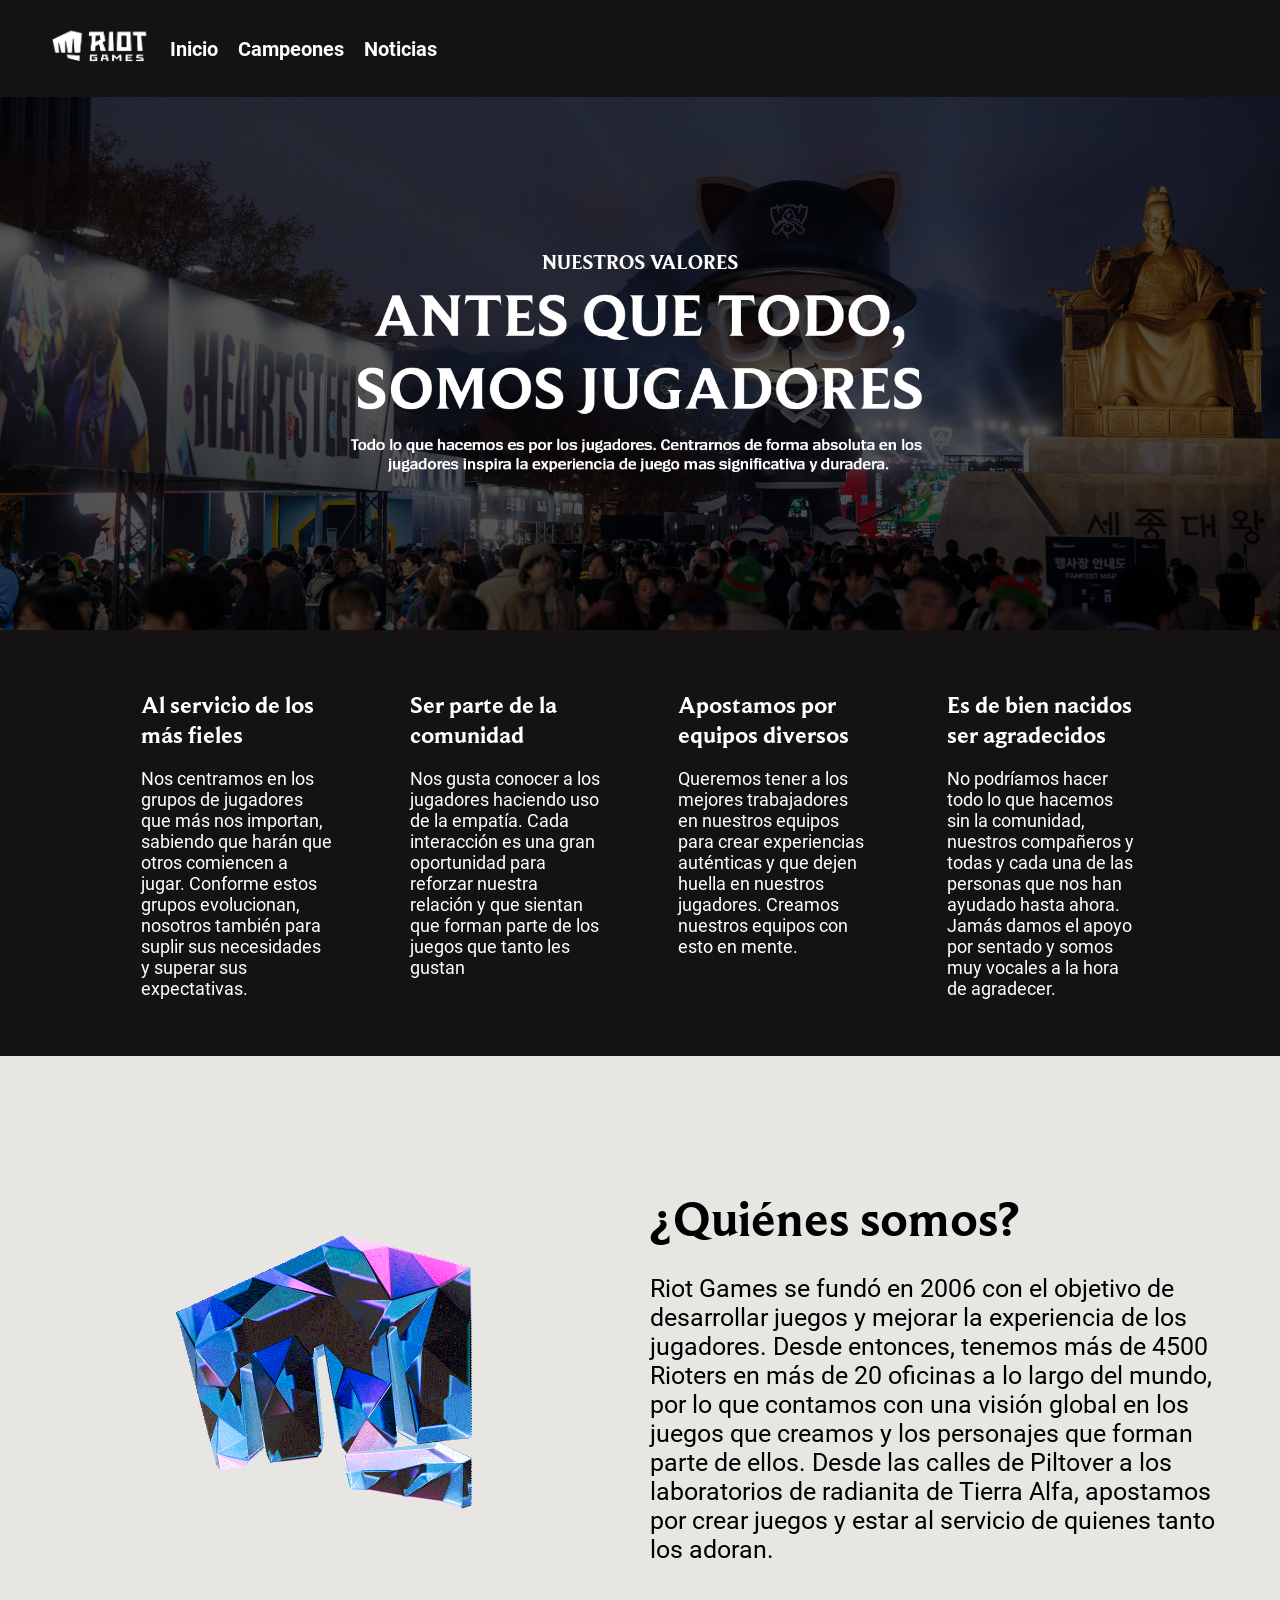
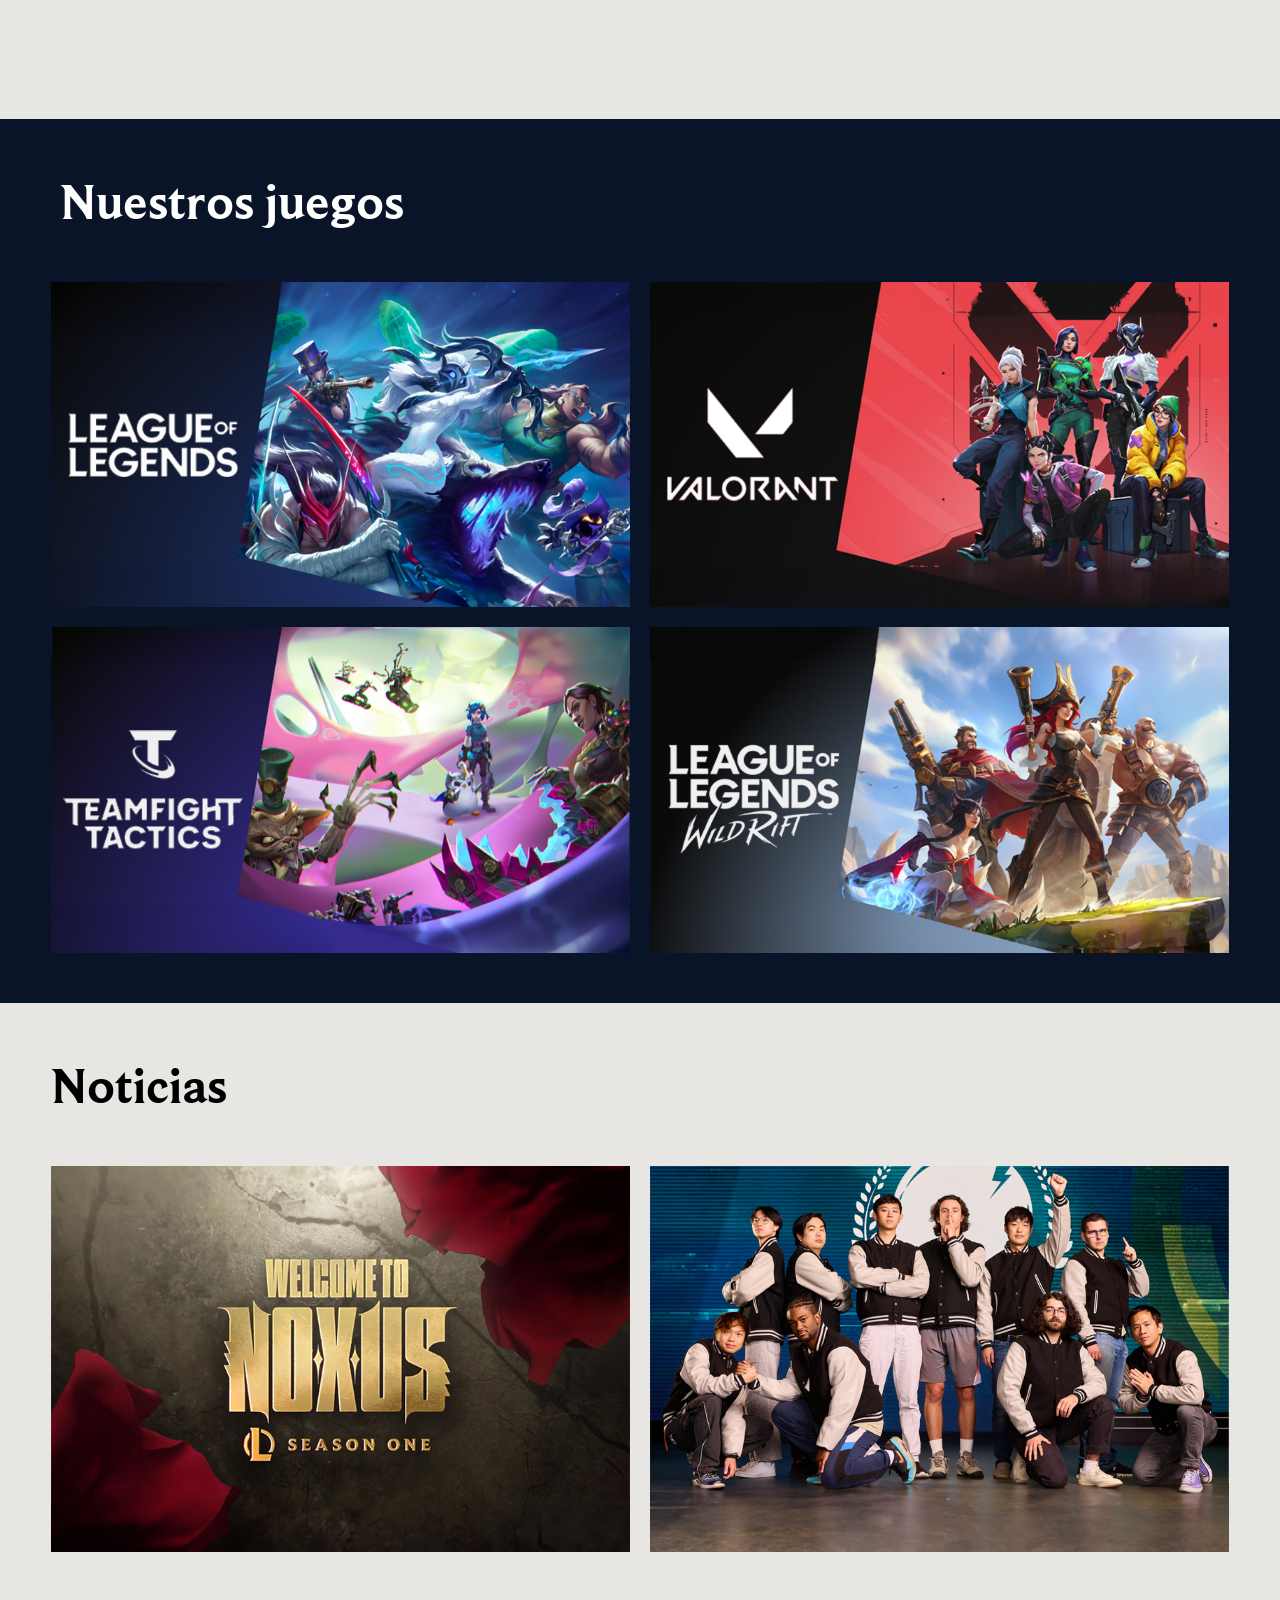
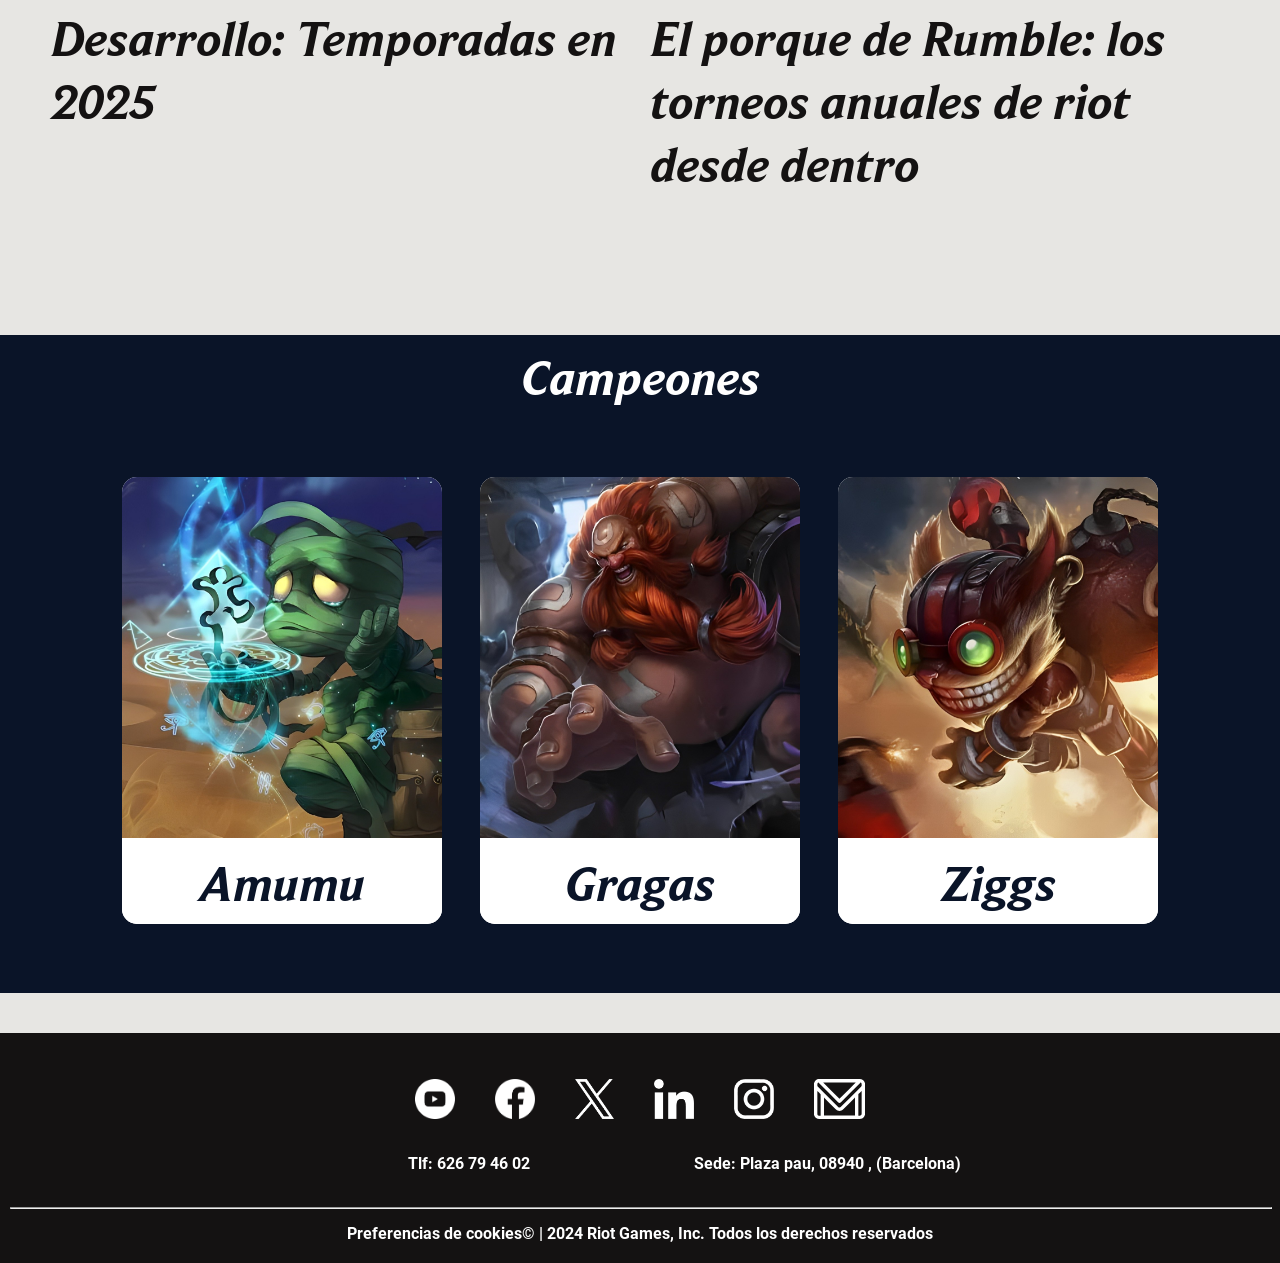
<file: index.html>
<!DOCTYPE html>
<head>
    <meta charset="utf-8">
    <meta name="description" content="Descubre sobre nosotros">
    <meta name="author" content="riot games">
    <title>Quienes somos | Riot Games</title>
<link rel="stylesheet" href="estilos-pagina.css">
<link rel="icon" href="logo-riot-pestaña.png">
</head>
<header>
    <nav>
        <ul>
            <img class="logo-riot" src="logo-riot.png ">
            <a href="pagina-inicio.html"><li>Inicio</li></a>
            <a href="pagina-campeones.html"><li>Campeones</li></a>
            <a href="pagina-noticias.html"><li>Noticias</li></a>
        </ul>
    </nav>
</header>
    <body class="color-body">
        <img src="portada-pagina-inicio2.jpg" alt="portada-pagina-inicio2" class="cien-imagen">
        <div class="fondo-valores">
            <div class="padding-valores">
                <h2 class="titulo-valores">Al servicio de los más fieles</h2>
                <p class="valores">Nos centramos en los grupos de jugadores que más nos importan, sabiendo que harán que
                    otros comiencen a
                    jugar. Conforme estos grupos evolucionan, nosotros también para suplir sus necesidades y superar sus
                    expectativas.</p>
            </div>
            <div class="padding-valores">
                <h2 class="titulo-valores">Ser parte de la comunidad</h2>
                <p class="valores">Nos gusta conocer a los jugadores haciendo uso de la empatía. Cada interacción es una
                    gran oportunidad para reforzar nuestra relación y que sientan que forman parte de los juegos que
                    tanto les gustan</p>
            </div>
            <div class="padding-valores">
                <h2 class="titulo-valores">Apostamos por equipos diversos</h2>
                <p class="valores">Queremos tener a los mejores trabajadores en nuestros equipos para crear experiencias
                    auténticas y que dejen huella en nuestros jugadores. Creamos nuestros equipos con esto en mente.</p>
            </div>
            <div class="padding-valores">
                <h2 class="titulo-valores">Es de bien nacidos ser agradecidos</h2>
                <p class="valores">No podríamos hacer todo lo que hacemos sin la comunidad, nuestros compañeros y todas
                    y cada una de las personas que nos han ayudado hasta ahora. Jamás damos el apoyo por sentado y somos
                    muy vocales a la hora de agradecer.</p>
            </div>
        </div>
        <div class="espaciado"></div>
        <div class="display-grip-20px">
            <div>
                <img src="gif-riot.gif" alt="gif-riot" class="cien-imagen">
            </div>
            <div class="justificacion-texto">
                <p class="quienes-somos">¿Quiénes somos?</p>
                <p class="texto">Riot Games se fundó en 2006 con el objetivo de desarrollar juegos y mejorar la experiencia de los
                    jugadores. Desde entonces, tenemos más de 4500 Rioters en más de 20 oficinas a lo largo del mundo,
                    por
                    lo que contamos con una visión global en los juegos que creamos y los personajes que forman parte de
                    ellos. Desde las calles de Piltover a los laboratorios de radianita de Tierra Alfa, apostamos por
                    crear
                    juegos y estar al servicio de quienes tanto los adoran.</p>
            </div>
        </div>
        <div class="espaciado"></div>
        <div class="fondo-azul">
            <div class="display-grip-20px">
                <p class="nuestros-juegos">
                    Nuestros juegos
                </p>
            </div>
            <div class="display-grip-20px">
                <img src="portada-lol2.jpg" alt="portada-lol2" class="cien-imagen">
                <img src="portada-valorant2.jpg" alt="portada-valorant2" class="cien-imagen">
            </div>
            <div class="display-grip-top">
                <img src="portada-tft2.jpg" alt="portada-tft2" style="width: 100%;">
                <img src="portada-WildRift2.jpg" alt="portada-WildRift2" style="width: 100%;">
            </div>
        </div>
        <div class="display-grip-20px">
            <p class="noticias">Noticias</p>
        </div>
        <div class="display-grip-20px">
            <a href="pagina-noticias.html"><img src="imagen1-noticia-1.jpg" alt="imagen1-noticia-1" class="cien-imagen"></a>
            <a href="pagina-noticias.html"><img src="imagen1-noticia2.jpg" alt="imagen1-noticia2" class="cien-imagen"></a>
        </div>
        <div class="display-grip-20px">
            <a href="pagina-noticias.html"><p class="noticias-inicio"> Desarrollo: Temporadas en 2025</p></a>
            <a href="pagina-noticias.html"><p class="noticias-inicio"> El porque de Rumble: los torneos anuales de
                riot desde dentro
            </p></a>
        </div>
        <div class="espaciado"></div>
        <div class="fondo-azul">
            <p class="campeones"> Campeones</p>
            <div class="centro-galeria">
                <div class="display-flex-galeria">
                <a href="pagina-campeones.html"><img src="amumu.jpg" alt="amumu" class="imagen-galeria">
                <p class="cuadro-texto2">Amumu</p></a>
                </div>
                <div class="display-flex-galeria">
                <a href="pagina-campeones.html"><img src="gragas.jpg" alt="gragas" class="imagen-galeria">
                <p class="cuadro-texto2">Gragas</p></a>
                </div>
                <div class="display-flex-galeria">
                <a href="pagina-campeones.html"><img src="ziggs.jpg" alt="ziggs"  class="imagen-galeria">
                <p class="cuadro-texto2">Ziggs</p></a>
                </div>
            </div>
        </div>
        <div class="espaciado"></div>
    </body>
    <footer class="fondo-footer">
        <div class="div-footer">
            <ul class="ul-footer">
                <a href="https://www.youtube.com/riotgames"><li><img src="youtube.png" alt="youtube" class="img-footer"></li></a>
                <a href="https://www.facebook.com/RiotGames/"><li><img src="facebook.png" alt="facebook" class="img-footer"></li></a>
                <a href="https://x.com/riotgames"><li><img src="twitter.png" alt="twitter" class="img-footer"></li></a>
                <a href="https://www.linkedin.com/company/riot-games"><li><img src="linkeding.png" alt="linkeding" class="img-footer"></li></a>
                <a href="https://www.instagram.com/riotgames/"><li><img src="instagram.png" alt="instagram" class="img-footer"></li></a>
                <a href="https://support.riotgames.com/hc/es"><li><img src="gmail-svg.svg" alt="gmail" class="img-footer"></li></a>
            </ul>
            <div class="div-telefono">
                <p>Tlf: 626 79 46 02</p>
                <p>Sede: Plaza pau, 08940 , (Barcelona)</p>
            </div>
            <hr class="filete">
            <p class="cookies"> Preferencias de cookies© | 2024 Riot Games, Inc. Todos los derechos reservados</p>
        </div>
    </footer>
</file>
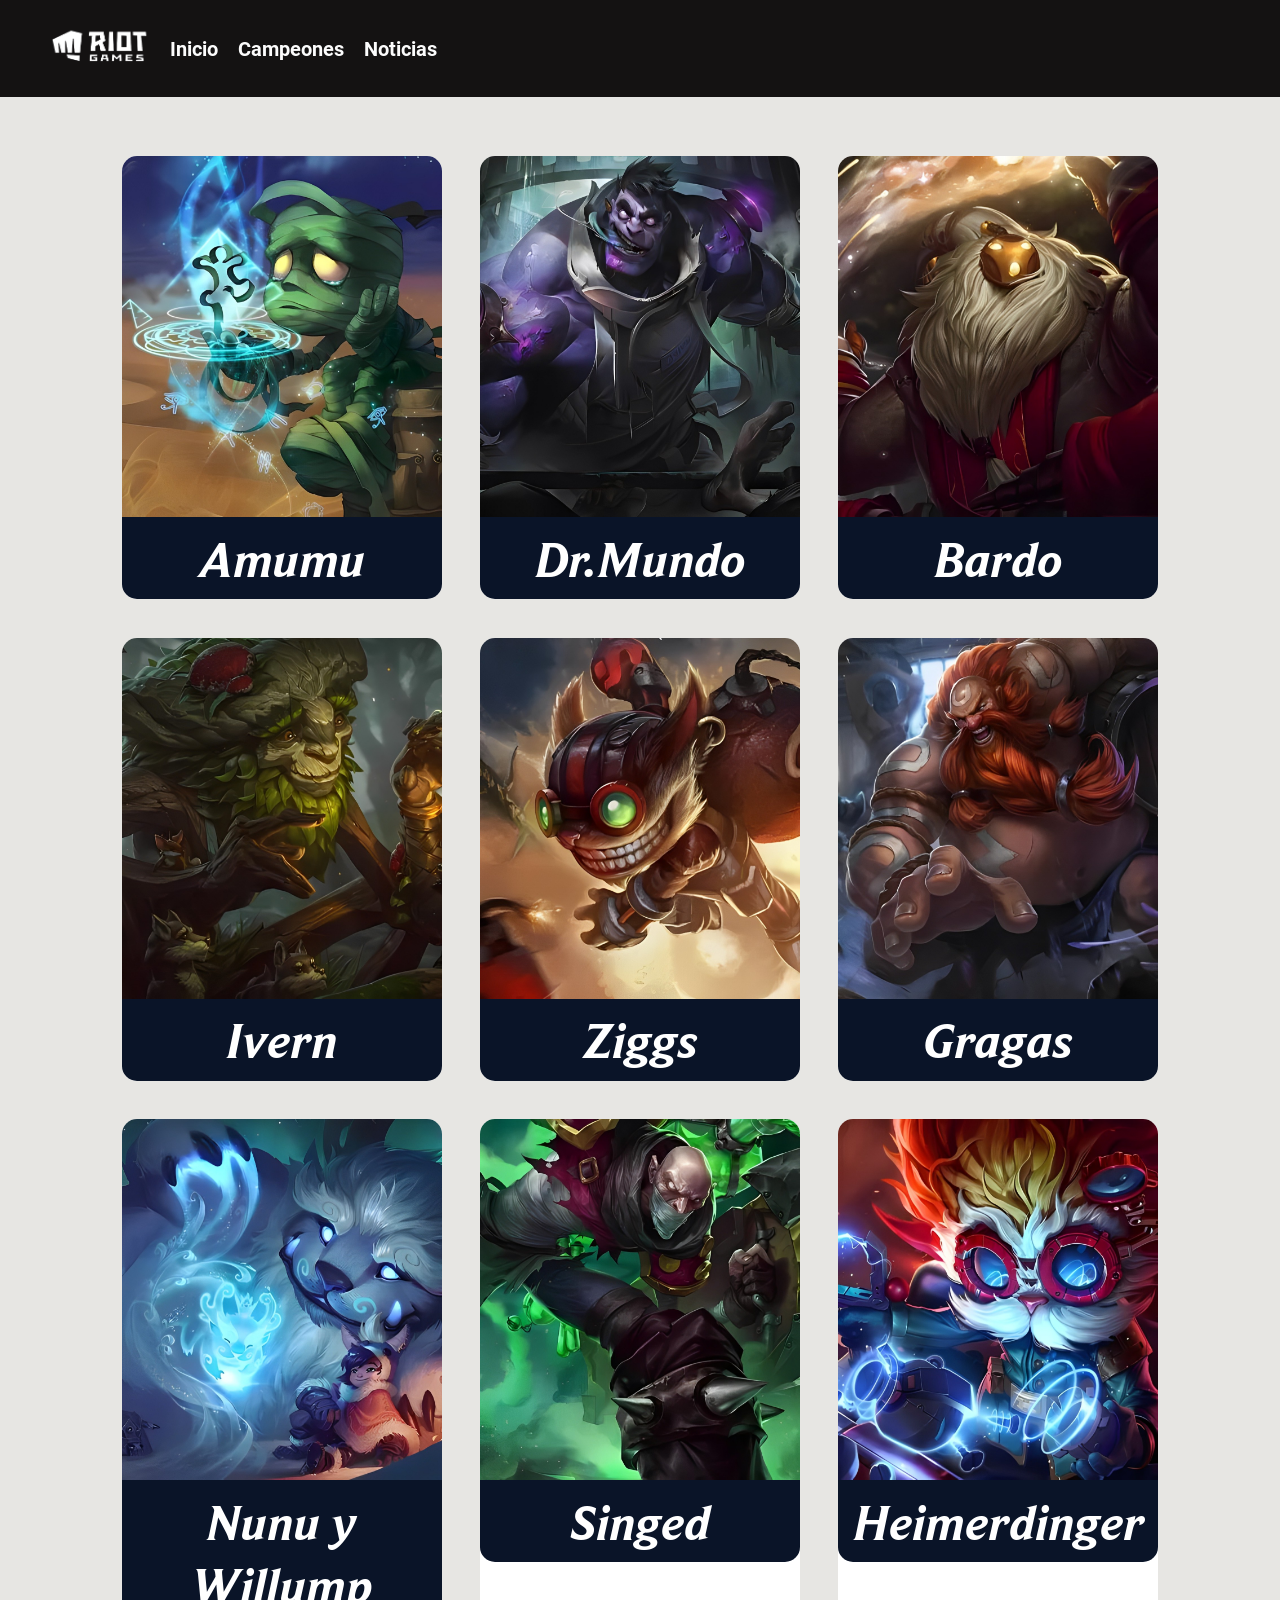
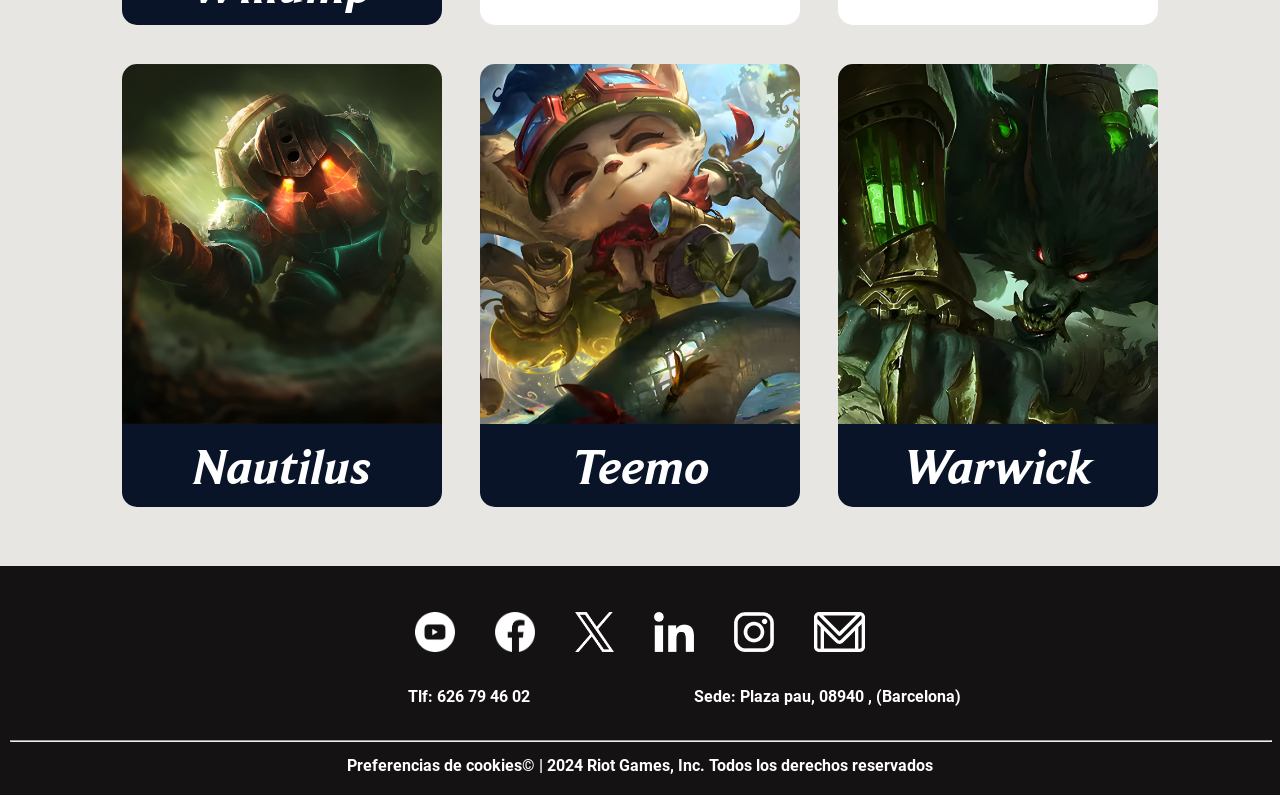
<file: pagina-campeones.html>
<!DOCTYPE html>
<head>
    <meta charset="utf-8">
    <meta name="description" content=" Todo nuestros Campeones de nuestro juego League of Legends">
    <meta name="author" content="riot games">
    <title>Campeones | Riot Games</title>
<link rel="stylesheet" href="estilos-pagina.css">
<link rel="icon" href="logo-riot-pestaña.png">
</head>
<header>
    <nav>
        <ul>
            <img class="logo-riot" src="logo-riot.png ">
            <a href="pagina-inicio.html"><li>Inicio</li></a>
            <a href="pagina-campeones.html"><li>Campeones</li></a>
            <a href="pagina-noticias.html"><li>Noticias</li></a>
        </ul>
    </nav>
</header>
<body class="color-body">
    <div class="espaciado"></div>
<div class="centro-galeria">
    <div class="display-flex-galeria">
        <img src="amumu.jpg" alt="amumu" class="imagen-galeria">
        <p class="cuadro-texto">Amumu</p>
    </div>
    <div class="display-flex-galeria">
        <img src="Dr.Mundo.jpg" alt="Dr.Mundo" class="imagen-galeria">
        <p class="cuadro-texto">Dr.Mundo</p>
    </div>
    <div class="display-flex-galeria">
        <img src="bardo.jpg" alt="bardo" class="imagen-galeria">
        <p class="cuadro-texto">Bardo</p>
    </div>
    <div class="display-flex-galeria">
        <img src="ivern.jpg" alt="ivern" class="imagen-galeria">
        <p class="cuadro-texto">Ivern</p>
    </div>
    <div class="display-flex-galeria">
        <img src="ziggs.jpg" alt="ziggs" class="imagen-galeria">
        <p class="cuadro-texto">Ziggs</p>
    </div>
    <div class="display-flex-galeria">
        <img src="gragas.jpg" alt="gragas" class="imagen-galeria">
        <p class="cuadro-texto">Gragas</p>
    </div>
    <div class="display-flex-galeria">
        <img src="nunu y willump.jpg" alt="nunu y willump" class="imagen-galeria">
        <p class="cuadro-texto">Nunu y Willump</p>
    </div>
    <div class="display-flex-galeria">
        <img src="singed.jpg" alt="singed" class="imagen-galeria">
        <p class="cuadro-texto">Singed</p>
    </div>
    <div class="display-flex-galeria">
        <img src="Heimerdinger.jpg" alt="Heimerdinger" class="imagen-galeria">
        <p class="cuadro-texto">Heimerdinger</p>
    </div>
    <div class="display-flex-galeria">
        <img src="Nautilus.jpg" alt="Nautilus" class="imagen-galeria">
        <p class="cuadro-texto">Nautilus</p>
    </div>
    <div class="display-flex-galeria">
        <img src="teemo.jpeg" alt="Teemo" class="imagen-galeria">
        <p class="cuadro-texto">Teemo</p>
    </div>
    <div class="display-flex-galeria">
        <img src="warwick.jpg" alt="warwick" class="imagen-galeria">
        <p class="cuadro-texto">Warwick</p>
    </div>
</div>
<div class="espaciado"></div>
</body>
<footer class="fondo-footer">
    <div class="div-footer">
        <ul class="ul-footer">
            <a href="https://www.youtube.com/riotgames"><li><img src="youtube.png" alt="youtube" class="img-footer"></li></a>
            <a href="https://www.facebook.com/RiotGames/"><li><img src="facebook.png" alt="facebook" class="img-footer"></li></a>
            <a href="https://x.com/riotgames"><li><img src="twitter.png" alt="twitter" class="img-footer"></li></a>
            <a href="https://www.linkedin.com/company/riot-games"><li><img src="linkeding.png" alt="linkeding" class="img-footer"></li></a>
            <a href="https://www.instagram.com/riotgames/"><li><img src="instagram.png" alt="instagram" class="img-footer"></li></a>
            <a href="https://support.riotgames.com/hc/es"><li><img src="gmail-svg.svg" alt="gmail" class="img-footer"></li></a>
        </ul>
        <div class="div-telefono">
            <p>Tlf: 626 79 46 02</p>
            <p>Sede: Plaza pau, 08940 , (Barcelona)</p>
        </div>
        <hr class="filete">
        <p class="cookies"> Preferencias de cookies© | 2024 Riot Games, Inc. Todos los derechos reservados</p>
    </div>
</footer>
</file>
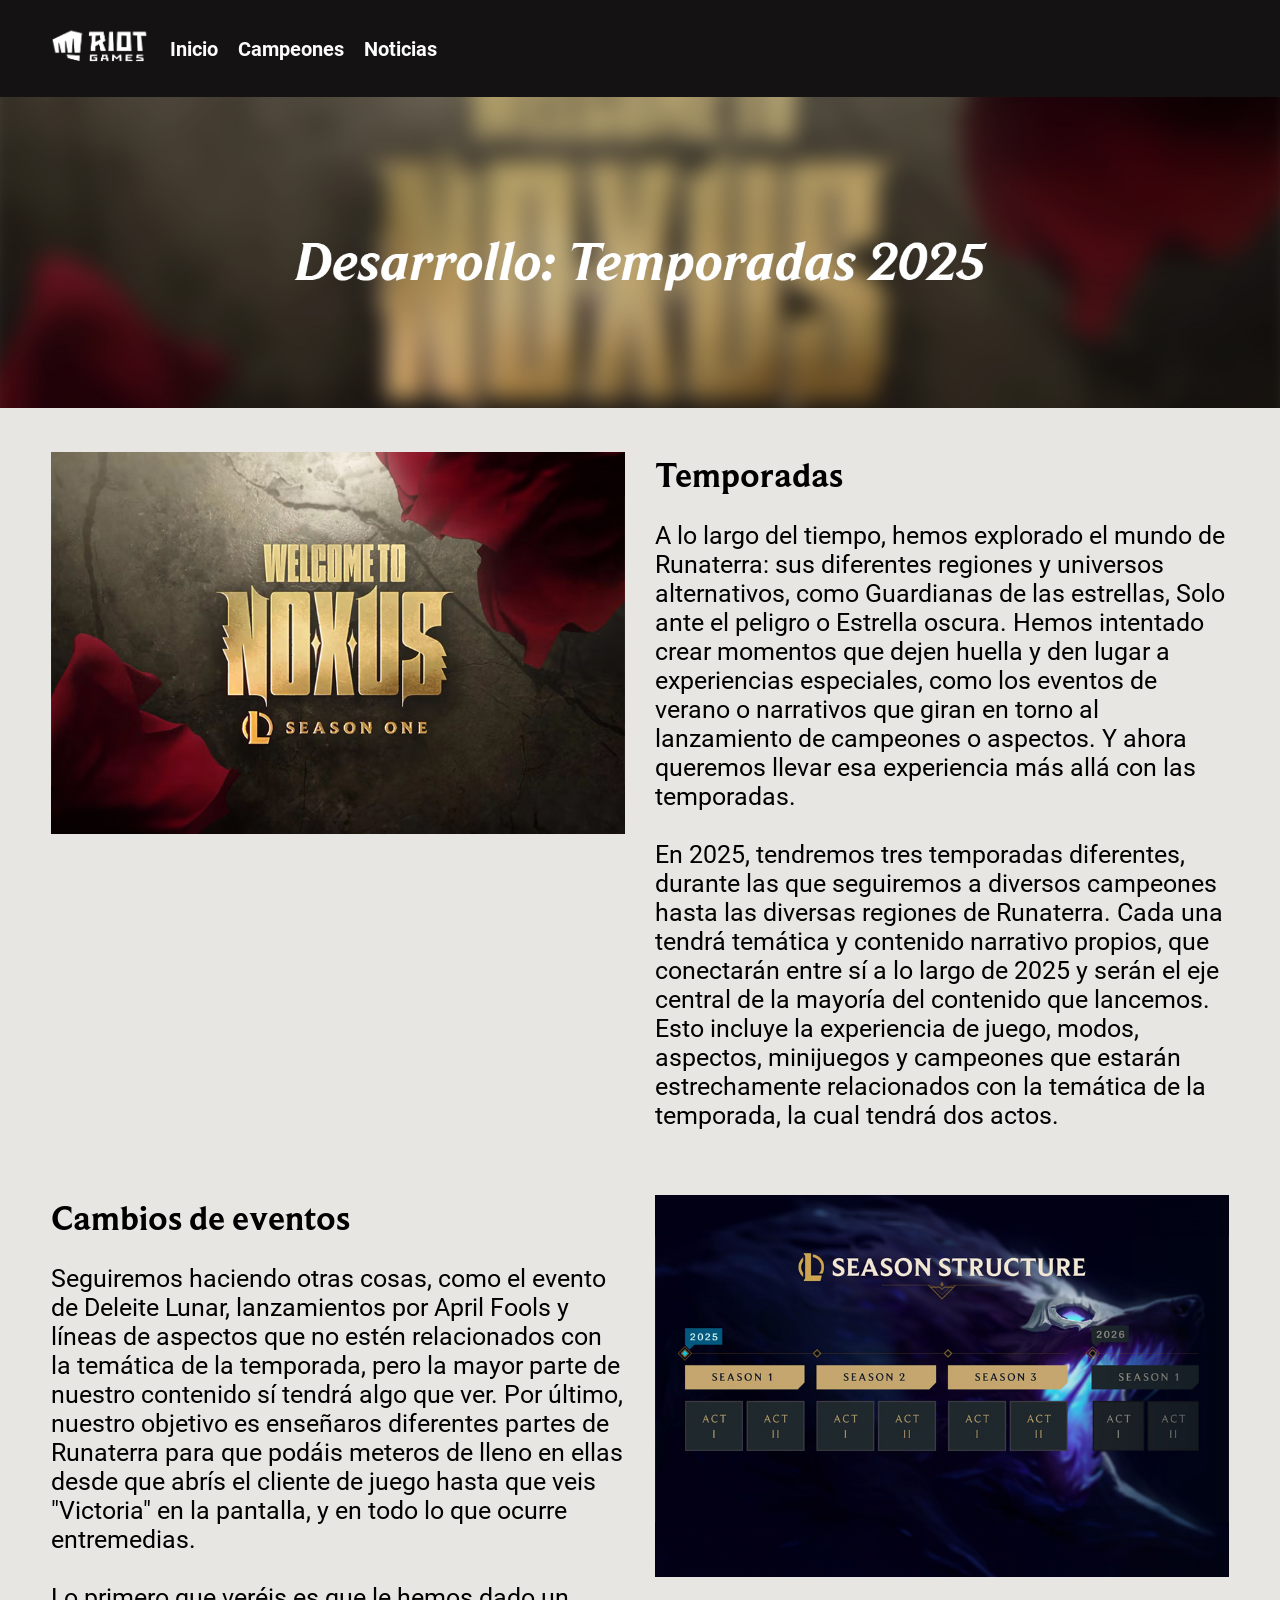
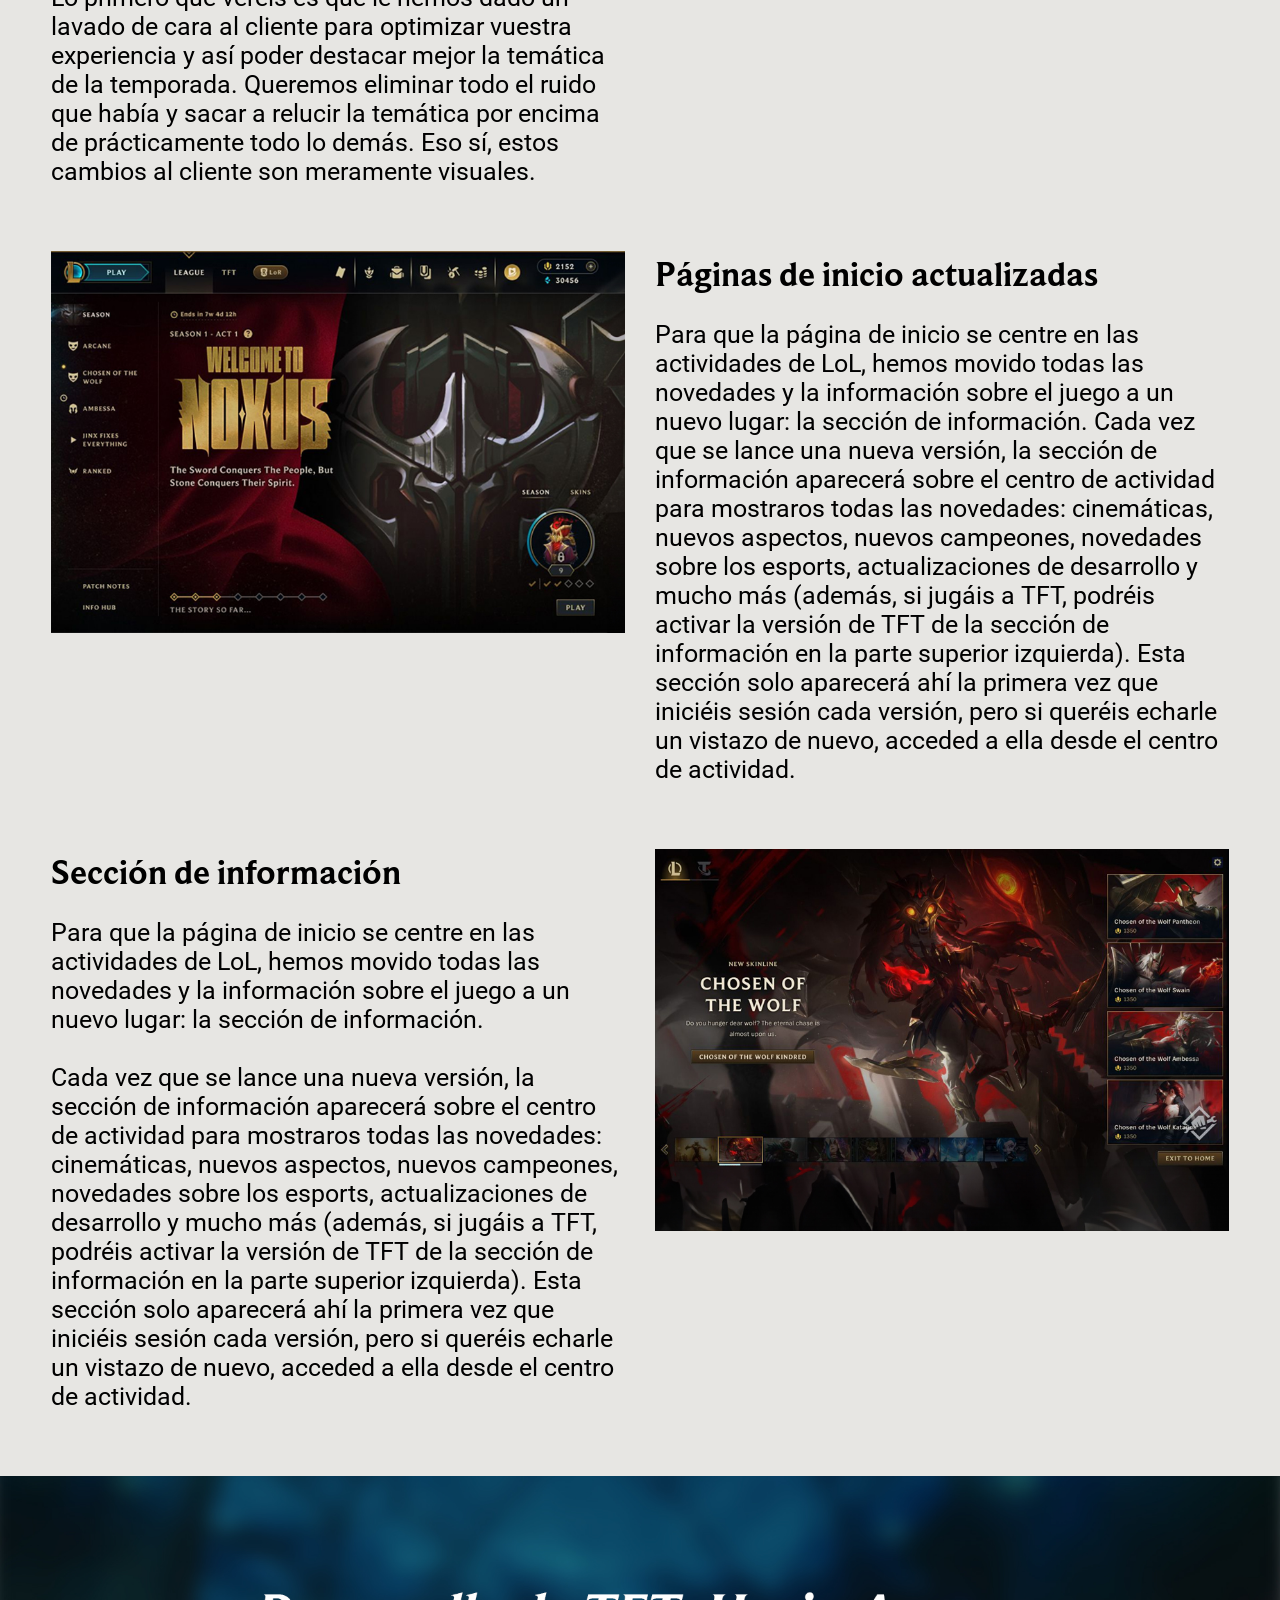
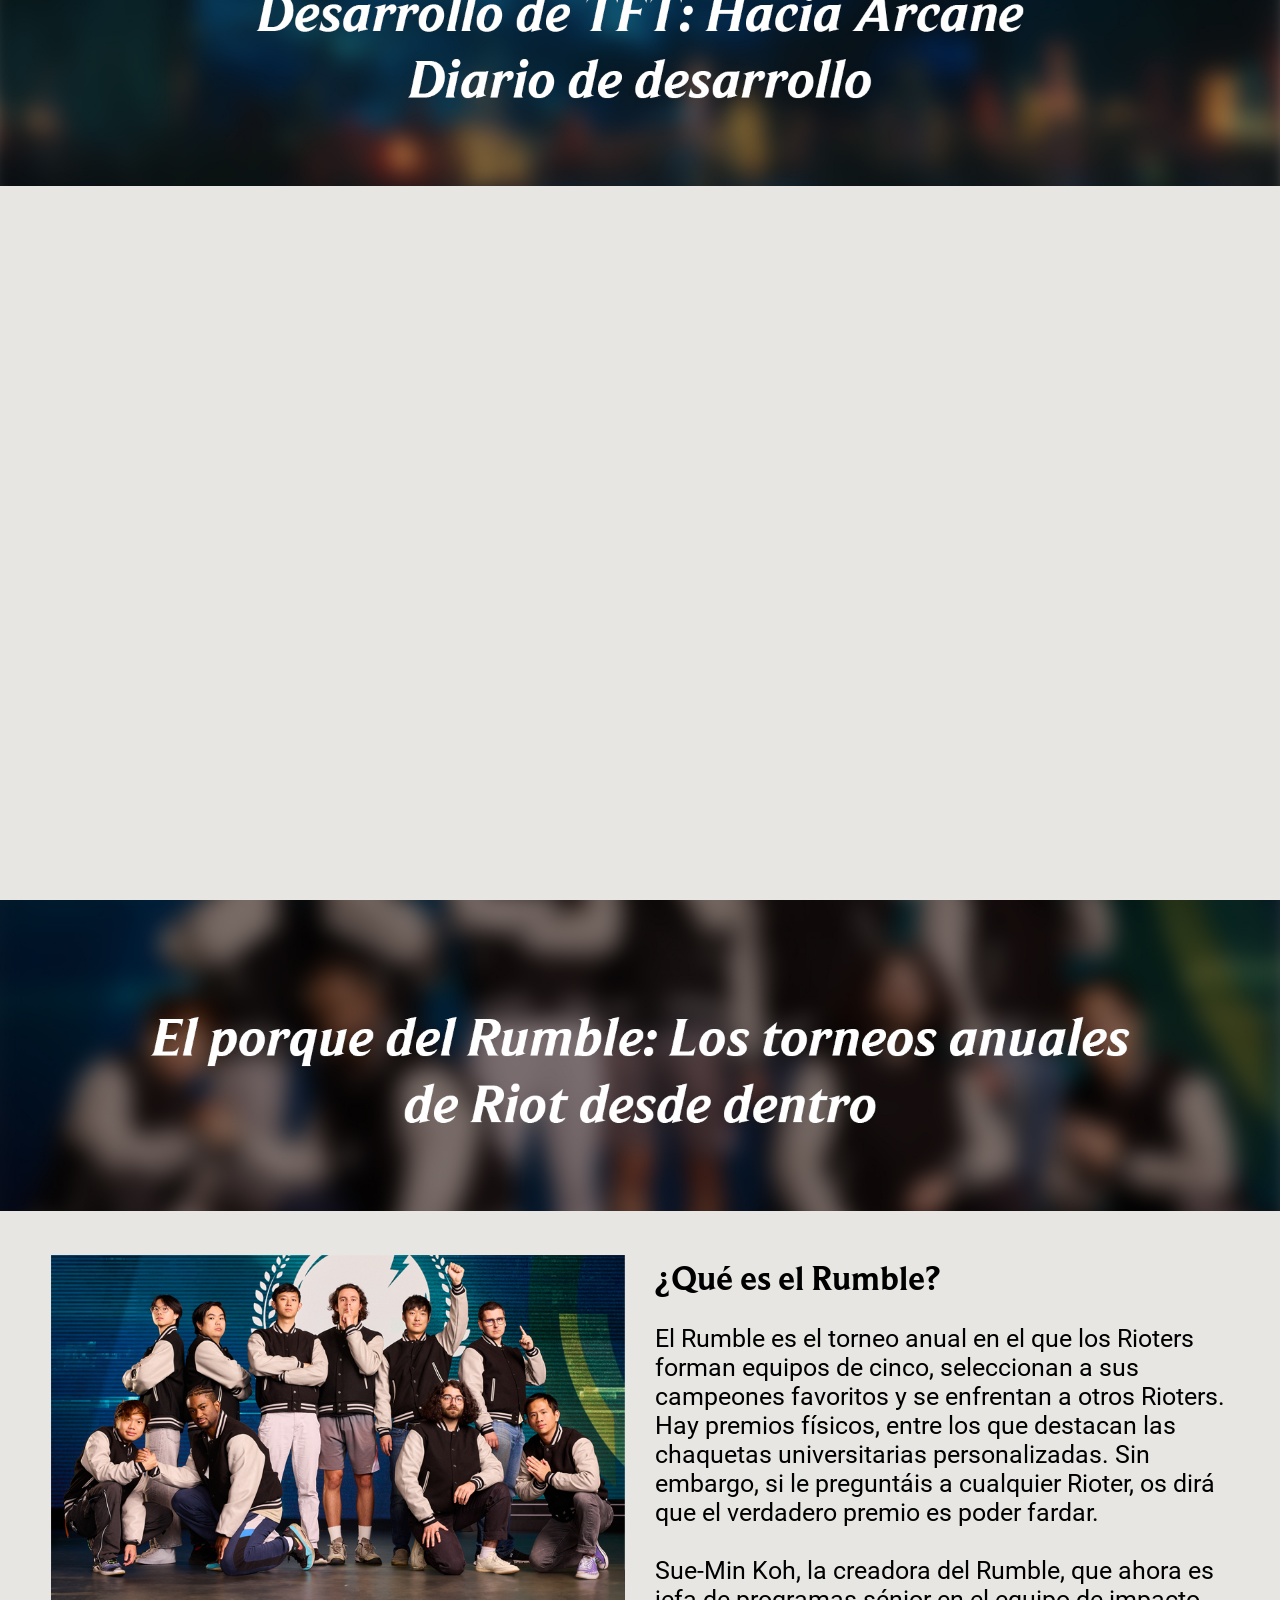
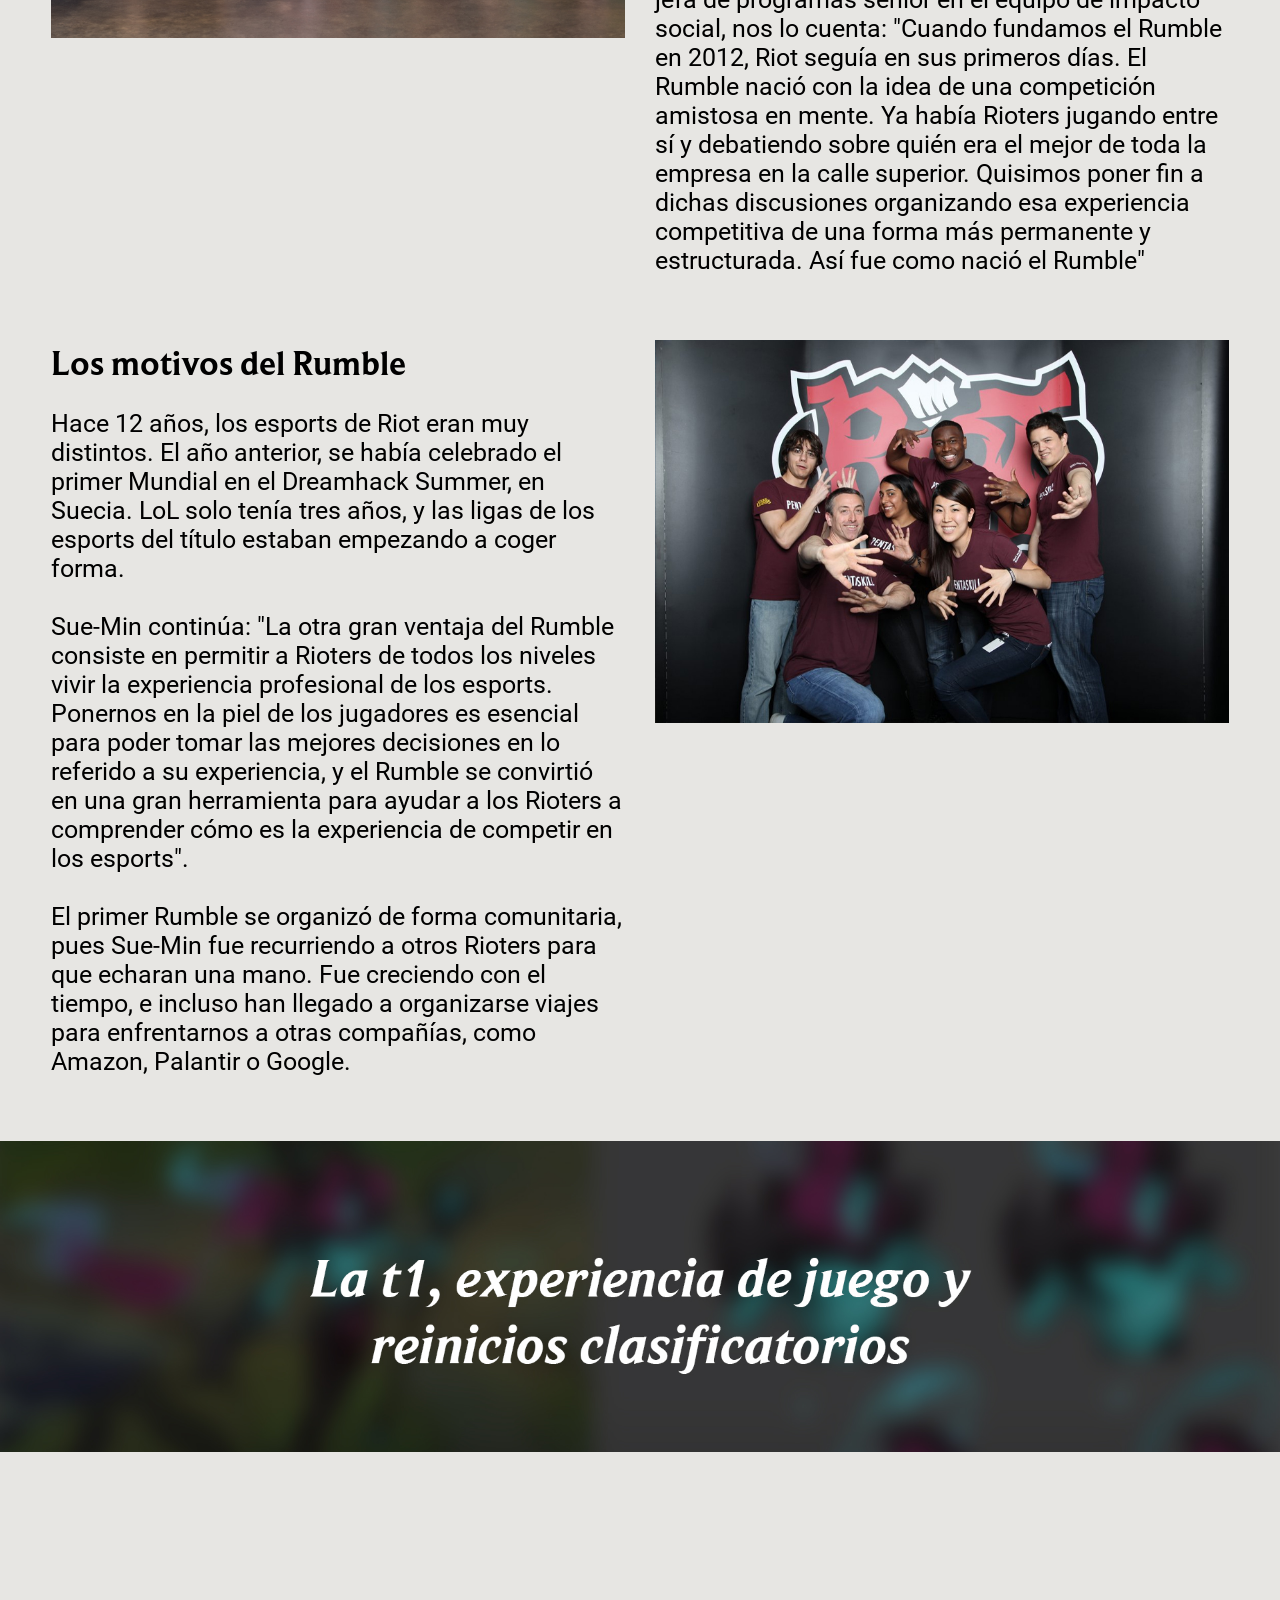
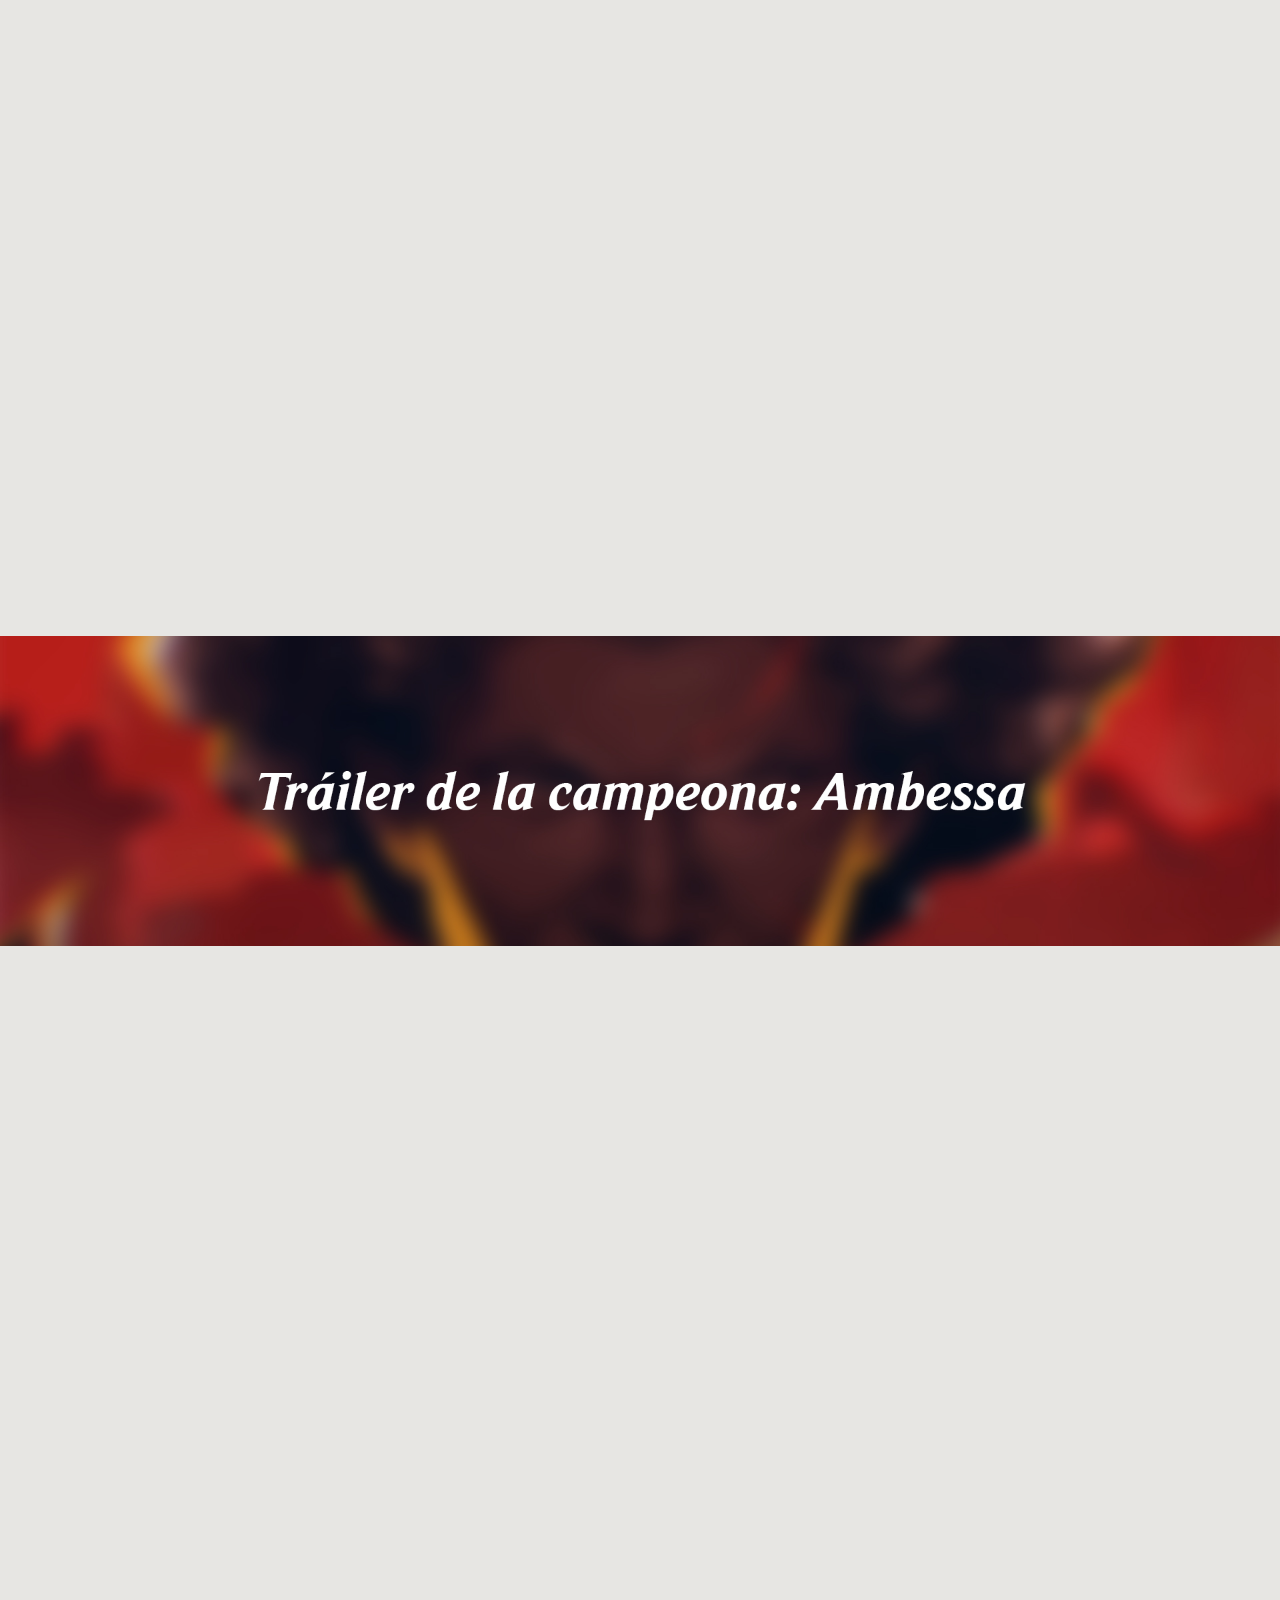
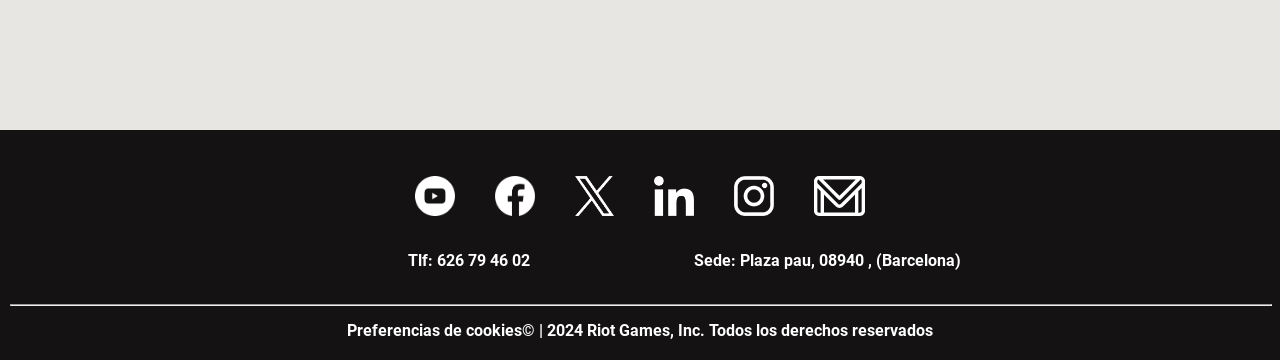
<file: pagina-noticias.html>
<!DOCTYPE html>

<head>
    <meta charset="utf-8">
    <meta name="description" content="Toda las novedades sobre nuestros juegos">
    <meta name="author" content="riot games">
    <title>Noticias | Riot Games</title>
    <link rel="stylesheet" href="estilos-pagina.css">
    <link rel="icon" href="logo-riot-pestaña.png">
</head>
<header>
    <nav>
        <ul>
            <img class="logo-riot" src="logo-riot.png ">
            <a href="pagina-inicio.html"><li>Inicio</li></a>
            <a href="pagina-campeones.html"><li>Campeones</li></a>
            <a href="pagina-noticias.html"><li>Noticias</li></a>
        </ul>
    </nav>
</header>

<body class="color-body">
    <img src="titular-noticia.jpg" alt="titular-noticia" class="cien-imagen">
    <div class="espaciado"></div>
    <div class="display-grip">
        <div>
            <img src="imagen1-noticia-1.jpg" alt="imagen1-noticia-1" class="cien-imagen">
        </div>
        <div class="justificacion-texto">
            <p class="titulares-noticia">Temporadas</p>
            <p class="texto-noticia">A lo largo del tiempo, hemos explorado el mundo de Runaterra: sus diferentes
                regiones y universos
                alternativos, como Guardianas de las estrellas, Solo ante el peligro o Estrella oscura. Hemos intentado
                crear momentos que dejen huella y den lugar a experiencias especiales, como los eventos de verano o
                narrativos que giran en torno al lanzamiento de campeones o aspectos. Y ahora queremos llevar esa
                experiencia más allá con las temporadas.<br><br>
                En 2025, tendremos tres temporadas diferentes, durante las que seguiremos a diversos campeones hasta las
                diversas regiones de Runaterra. Cada una tendrá temática y contenido narrativo propios, que conectarán
                entre sí a lo largo de 2025 y serán el eje central de la mayoría del contenido que lancemos. Esto
                incluye la experiencia de juego, modos, aspectos, minijuegos y campeones que estarán estrechamente
                relacionados con la temática de la temporada, la cual tendrá dos actos.
            </p>
        </div>
    </div>
    <div class="espaciado"></div>
    <div class="display-grip">
        <div class="justificacion-texto">
            <p class="titulares-noticia"> Cambios de eventos</p>
            <p class="texto-noticia">Seguiremos haciendo otras cosas, como el evento de Deleite Lunar, lanzamientos por
                April Fools y líneas de aspectos que no estén relacionados con la temática de la temporada, pero la
                mayor parte de nuestro contenido sí tendrá algo que ver. Por último, nuestro objetivo es enseñaros
                diferentes partes de Runaterra para que podáis meteros de lleno en ellas desde que abrís el cliente de
                juego hasta que veis "Victoria" en la pantalla, y en todo lo que ocurre entremedias.
                <br><br>
                Lo primero que veréis es que le hemos dado un lavado de cara al cliente para optimizar vuestra
                experiencia y así poder destacar mejor la temática de la temporada. Queremos eliminar todo el ruido que
                había y sacar a relucir la temática por encima de prácticamente todo lo demás. Eso sí, estos cambios al
                cliente son meramente visuales.
            </p>
        </div>
        <div>
            <img src="imagen2-noticia-1.jpg" alt="imagen2-noticia-1" class="cien-imagen">
        </div>
    </div>
    <div class="espaciado"></div>
    <div class="display-grip">
        <div>
            <img src="imagen3-noticia-1.jpg" alt="imagen3-noticia-1" class="cien-imagen">
        </div>
        <div class="justificacion-texto">
            <p class="titulares-noticia">Páginas de inicio actualizadas</p>
            <p class="texto-noticia">Para que la página de inicio se centre en las actividades de LoL, hemos movido
                todas las novedades y la
                información sobre el juego a un nuevo lugar: la sección de información. Cada vez que se lance una nueva
                versión, la sección de información aparecerá sobre el centro de actividad para mostraros todas las
                novedades: cinemáticas, nuevos aspectos, nuevos campeones, novedades sobre los esports, actualizaciones
                de
                desarrollo y mucho más (además, si jugáis a TFT, podréis activar la versión de TFT de la sección de
                información en la parte superior izquierda). Esta sección solo aparecerá ahí la primera vez que iniciéis
                sesión cada versión, pero si queréis echarle un vistazo de nuevo, acceded a ella desde el centro de
                actividad.
            </p>
        </div>
    </div>
    <div class="espaciado"></div>
    <div class="display-grip">
        <div class="justificacion-texto">
            <p class="titulares-noticia">Sección de información</p>
            <p class="texto-noticia">Para que la página de inicio se centre en las actividades de LoL, hemos movido
                todas las novedades y la
                información sobre el juego a un nuevo lugar: la sección de información. <br><br>Cada vez que se lance una
                nueva
                versión, la sección de información aparecerá sobre el centro de actividad para mostraros todas las
                novedades: cinemáticas, nuevos aspectos, nuevos campeones, novedades sobre los esports, actualizaciones
                de
                desarrollo y mucho más (además, si jugáis a TFT, podréis activar la versión de TFT de la sección de
                información en la parte superior izquierda). Esta sección solo aparecerá ahí la primera vez que iniciéis
                sesión cada versión, pero si queréis echarle un vistazo de nuevo, acceded a ella desde el centro de
                actividad.
            </p>
        </div>
        <div>
            <img src="imagen4-noticia-1.jpg" alt="imagen4-noticia-1" class="cien-imagen">
        </div>
    </div>
    <div class="espaciado"></div>
    <img src="portada-noticia3.jpg" alt="portada-noticia3" class="cien-imagen">
    <div class="espaciado"></div>
    <div class="video-noticia">
        <iframe width="1120" height="630" src="https://www.youtube.com/embed/f0vbnUwy7Uk?si=KDXkXFcIMjIsoflF"
            title="YouTube video player" frameborder="0"
            allow="accelerometer; autoplay; clipboard-write; encrypted-media; gyroscope; picture-in-picture; web-share"
            referrerpolicy="strict-origin-when-cross-origin" allowfullscreen></iframe>
    </div>
    <div class="espaciado"></div>
    <img src="portada-noticia2.jpg" alt="portada-noticia2" class="cien-imagen">
    <div class="espaciado"></div>
    <div class="display-grip">
        <div>
            <img src="imagen1-noticia2.jpg" alt="imagen1-noticia2" class="cien-imagen">
        </div>
        <div class="justificacion-texto">
            <p class="titulares-noticia">¿Qué es el Rumble?</p>
            <p class="texto-noticia">El Rumble es el torneo anual en el que los Rioters forman equipos de cinco,
                seleccionan a sus campeones
                favoritos y se enfrentan a otros Rioters. Hay premios físicos, entre los que destacan las chaquetas
                universitarias personalizadas. Sin embargo, si le preguntáis a cualquier Rioter, os dirá que el
                verdadero premio es poder fardar.<br><br>
                Sue-Min Koh, la creadora del Rumble, que ahora es jefa de programas sénior en el equipo de impacto
                social, nos lo cuenta: "Cuando fundamos el Rumble en 2012, Riot seguía en sus primeros días. El Rumble
                nació con la idea de una competición amistosa en mente. Ya había Rioters jugando entre sí y debatiendo
                sobre quién era el mejor de toda la empresa en la calle superior. Quisimos poner fin a dichas
                discusiones organizando esa experiencia competitiva de una forma más permanente y estructurada. Así fue
                como nació el Rumble"
            </p>
        </div>
    </div>
    <div class="espaciado"></div>
    <div class="display-grip">
        <div class="justificacion-texto">
            <p class="titulares-noticia">Los motivos del Rumble</p>
            <p class="texto-noticia">Hace 12 años, los esports de Riot eran muy distintos. El año anterior, se había
                celebrado el primer Mundial
                en el Dreamhack Summer, en Suecia. LoL solo tenía tres años, y las ligas de los esports del título
                estaban
                empezando a coger forma.<br><br>
                Sue-Min continúa: "La otra gran ventaja del Rumble consiste en permitir a Rioters de todos los niveles
                vivir
                la experiencia profesional de los esports. Ponernos en la piel de los jugadores es esencial para poder
                tomar
                las mejores decisiones en lo referido a su experiencia, y el Rumble se convirtió en una gran herramienta
                para ayudar a los Rioters a comprender cómo es la experiencia de competir en los esports".<br><br>
                El primer Rumble se organizó de forma comunitaria, pues Sue-Min fue recurriendo a otros Rioters para que
                echaran una mano. Fue creciendo con el tiempo, e incluso han llegado a organizarse viajes para
                enfrentarnos
                a otras compañías, como Amazon, Palantir o Google.
            </p>
        </div>
        <div>
            <img src="imagen2-noticia2.jpg" alt="imagen2-noticia2" class="cien-imagen">
        </div>
    </div>
    <div class="espaciado"></div>
    <img src="portada-noticia4.jpg" alt="portada-noticia4" class="cien-imagen">
    <div class="espaciado"></div>
    <div class="video-noticia">
        <iframe width="1120" height="700" src="https://www.youtube.com/embed/3bAXQAmLFzY?si=VEOyPCu8_Qe277Uv"
            title="YouTube video player" frameborder="0"
            allow="accelerometer; autoplay; clipboard-write; encrypted-media; gyroscope; picture-in-picture; web-share"
            referrerpolicy="strict-origin-when-cross-origin" allowfullscreen></iframe>
    </div>
    <div class="espaciado"></div>
    <img src="portada-noticia5.jpg" alt="portada-noticia5" class="cien-imagen">
    <div style="height: 40px;"></div>
    <div class="video-noticia">
        <iframe width="1120" height="700" src="https://www.youtube.com/embed/3EGniKOVGpo?si=_4sTG51aWGgUUveW"
            title="YouTube video player" frameborder="0"
            allow="accelerometer; autoplay; clipboard-write; encrypted-media; gyroscope; picture-in-picture; web-share"
            referrerpolicy="strict-origin-when-cross-origin" allowfullscreen></iframe>
    </div>
    <div class="espaciado"></div>
</body>
<footer class="fondo-footer">
    <div class="div-footer">
        <ul class="ul-footer">
            <a href="https://www.youtube.com/riotgames"><li><img src="youtube.png" alt="youtube" class="img-footer"></li></a>
            <a href="https://www.facebook.com/RiotGames/"><li><img src="facebook.png" alt="facebook" class="img-footer"></li></a>
            <a href="https://x.com/riotgames"><li><img src="twitter.png" alt="twitter" class="img-footer"></li></a>
            <a href="https://www.linkedin.com/company/riot-games"><li><img src="linkeding.png" alt="linkeding" class="img-footer"></li></a>
            <a href="https://www.instagram.com/riotgames/"><li><img src="instagram.png" alt="instagram" class="img-footer"></li></a>
            <a href="https://support.riotgames.com/hc/es"><li><img src="gmail-svg.svg" alt="gmail" class="img-footer"></li></a>
        </ul>
        <div class="div-telefono">
            <p>Tlf: 626 79 46 02</p>
            <p>Sede: Plaza pau, 08940 , (Barcelona)</p>
        </div>
        <hr class="filete">
        <p class="cookies"> Preferencias de cookies© | 2024 Riot Games, Inc. Todos los derechos reservados</p>
    </div>
</footer>
</file>
<file: estilos-pagina.css>
@font-face {
    font-family: 'titular';
    src: url(BeaufortforLOL-Bold.ttf);
}

@font-face {
    font-family: 'titular-italica';
    src: url(BeaufortforLOL-BoldItalic.ttf);
}
@font-face {
    font-family: 'texto';
    src: url(Roboto-Regular.ttf);
}

@font-face {
    font-family: 'texto-negrita';
    src: url(Roboto-Bold.ttf) 
}
nav{
    background-color: #141212;
    padding: 10px;
}

li{
    display: inline-block;
    color: rgb(252, 252, 252);
    padding: 10px;
    font-family: 'texto-negrita';
    font-size: 20px;
}
ul{
    display: flex;
    align-items: center;
}
.div-footer{
    display: flex;
    align-items: center;
    justify-content: center;
    flex-direction: column;
    padding: 10px;
    margin: 0%;
}
.div-telefono{
    display: flex;
    align-items: center;
    justify-content: center;
    flex-direction: row;
    padding: 10px;
    margin: 0%;
    color: #ffffff;
    font-family: 'texto-negrita';
    width: 100%;
}
.div-telefono p{
    margin-top: 0%;
    margin-left: 10%;
    margin-right: 3%;
}
.div-telefono p:hover{
    color: #EB0129;
}
.filete{
    color: rgb(255, 255, 255);
    width: 100%;
}
.fondo-footer{
    background-color: #141212;
}
.ul-footer{
    padding: 0%;
    margin-bottom: 0%;
}
.cookies{
    margin-top: 0.5%;
    margin-bottom: 10px;
    color: #ffffff;
    font-family: 'texto-negrita';
}
.cookies:hover{
    color: #EB0129;
}
.img-footer{
    height: 40px;
    padding: 10px;
    text-align: left;
}
.img-footer:hover{
    transform: scale(1.1);
}
.li-footer{
    display: inline-block;
    color: rgb(252, 252, 252);
    padding: 10px;
    font-family: 'texto-negrita';
    font-size: 18px;
}
.texto-noticia{
    font-family: 'texto';
    font-size: 25px; 
}
.logo-riot{
    width: 100px;
    margin-right: 10px;
}

li:hover{
    color: #EB0129;
}
.color-body{
    background-color: #E7E6E3;
    margin: 0;
}
.espaciado{
    height: 40px;
}
.espaciado-grande{
    height: 60px;
}
.display-grip{
    display: grid;
    grid-template-columns: 1fr 1fr;
    margin-left: 4%;
    margin-right: 4%;
    gap: 30px;
}
.justificacion-texto{
    display: flex;
    flex-direction: column;
    justify-content: center;
}
.titulares-noticia{
    font-family: titular;
    font-size: 35px;
    margin: 0px;
}
.cien-imagen{
    width: 100%;
}
.video-noticia{
    margin-left: 1.5%;
    margin-right: 1.5%;
    display: flex;
    justify-content: center;
    width: 98%;
}
.titulo-valores {
    font-family: 'titular';
    color: rgb(255, 255, 255);
}

.valores {
    font-family: 'texto';
    color: rgb(255, 255, 255);
    font-size: 18px;
}
.texto{
    font-family: 'texto';
    font-size: 25px; 
}
.fondo-valores{
    display: flex;
    flex-wrap: wrap;
    background-color: #141212;
    justify-content: center;
    margin-top: -4px;
}
.padding-valores{
    border-radius: 15px;
    width: 15%;
    margin: 1.5%;
    padding: 1.5%;
}
.display-grip-20px{
    display: grid;
    grid-template-columns: 1fr 1fr;
    margin-left: 4%;
    margin-right: 4%;
    gap: 20px;
}
.quienes-somos{
    font-family: titular;
    font-size: 50px;
    margin: 0px;
}
.fondo-azul{
    background-color:#0A1428;
    padding-bottom: 50px;
}
.nuestros-juegos{
    color: rgb(255, 255, 255);
    margin-left: 1.5%;
    gap: 20px;
    font-family: 'titular';
    font-size: 50px;
}
.display-grip-top{
    display: grid;
    grid-template-columns: 1fr 1fr;
    margin-left: 4%;
    margin-right: 4%;
    gap: 20px;
    margin-top: 20px;
}
.noticias{
   font-family: 'titular';
   font-size: 50px;
}
.campeones{
    display: flex;
    justify-content: center;
    font-family:'titular-italica';
    color: rgb(255, 255, 255);
    padding-top: 10px;
    font-size: 50px;
}
.noticias-inicio{
    font-family: 'titular-italica';
    font-size: 50px;
}
.imagen-galeria{
    font-size: 30px;
    text-align: center;
    margin: 0;
    width: 100%;
    border-top-left-radius: 15px;
    border-top-right-radius: 15px;
}
.cuadro-texto{
    background-color: #0A1428;
    padding-top: 3%;
    padding-bottom: 3%;
    margin-top: 0;
    margin-bottom: 0;
    margin-left: 1.5%;
    margin-right: 1.5%;
    width: 100%;
    border-bottom-left-radius: 15px;
    border-bottom-right-radius: 15px;
    font-family: 'titular-italica';
    color: #ffffff;
    font-size: 50px;
}
.cuadro-texto2{
    background-color: #ffffff;
    padding-top: 3%;
    padding-bottom: 3%;
    margin-top: 0;
    margin-bottom: 0;
    width: 100%;
    border-bottom-left-radius: 15px;
    border-bottom-right-radius: 15px;
    font-family: 'titular-italica';
    color: #0A1428;
    font-size: 50px;
}
.display-flex-galeria{
    width: 25%;
    margin: 1.5%;
    display: flex;
    flex-direction: column;
    align-items: center;
    text-align: center;
    background-color: #ffffff;
    border-bottom-left-radius: 15px;
    border-bottom-right-radius: 15px;
    border-top-left-radius: 15px;
    border-top-right-radius: 15px;
    
}
.display-flex-galeria:hover{
    transform: scale(1.1);
}
.centro-galeria{
    display: flex;
    flex-direction: row;
    flex-wrap: wrap;
    justify-content: center
}
a{
    text-decoration: none;
    color: #141212;
}
</file>
